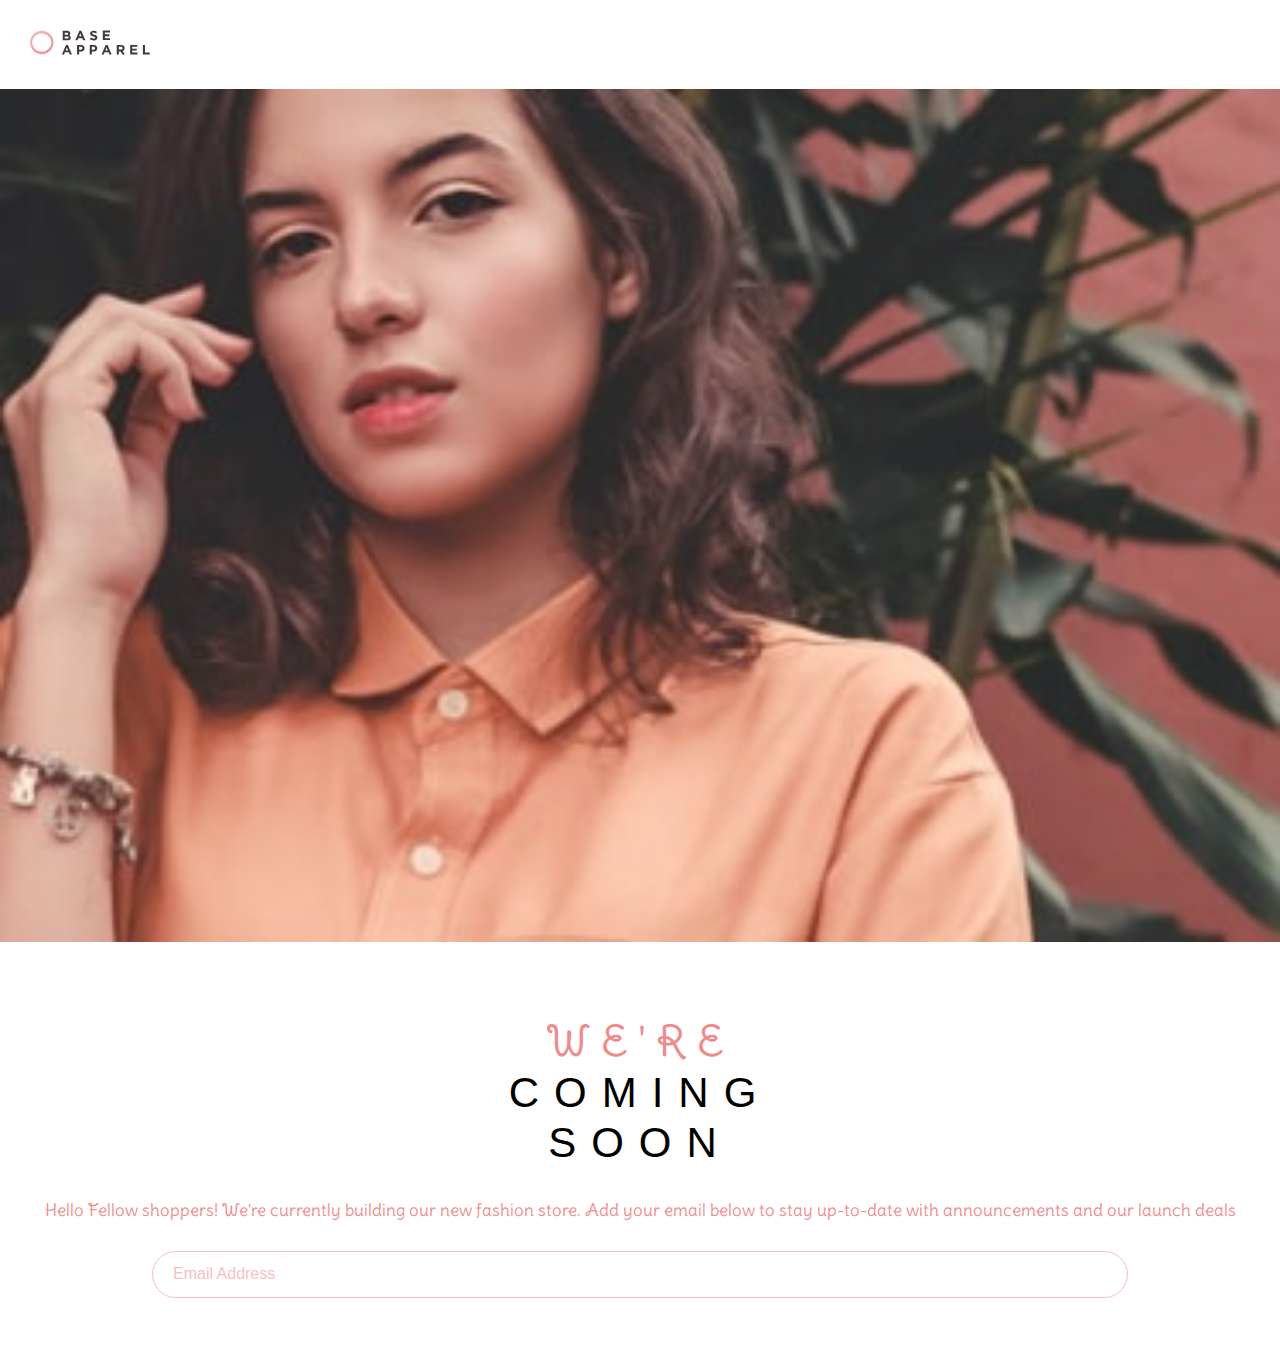
<file: base_apparel/index.html>
<!DOCTYPE html>
<html lang="en">
<head>
    <meta charset="UTF-8">
    <meta name="viewport" content="width=device-width, initial-scale=1.0">
    <link rel="stylesheet" href="style.css">
    <link rel="preconnect" href="https://fonts.googleapis.com">
    <link rel="preconnect" href="https://fonts.gstatic.com" crossorigin>
    <link href="https://fonts.googleapis.com/css2?family=Delius+Swash+Caps&display=swap" rel="stylesheet">
    <link rel="preconnect" href="https://fonts.googleapis.com">
    <link rel="preconnect" href="https://fonts.gstatic.com" crossorigin>
<link href="https://fonts.googleapis.com/css2?family=Delius+Swash+Caps&family=Josefin+Sans:ital,wght@0,100..700;1,100..700&display=swap" rel="stylesheet">
    <title>Base Apparel</title>
    <link rel="shortcut icon" href="favicon-32x32.png" type="image/x-icon">
</head>
<body>
    <div class="container">
        <div class="logo">
            <img src="logo.svg" alt="">
        </div>
        <div class="image">
            <img src="hero-mobile.jpg" class="mobile" alt="">
        </div>
        <div class="cta">
            <div class="mlogo">
                <img src="logo.svg" alt="">
            </div>
            <div class="text">
                <h1>
                    <span>WE'RE</span> <br> COMING <br> SOON
                </h1>
                <p>
                    Hello Fellow shoppers! We're currently building our new fashion store. Add your email below to stay up-to-date with announcements and our launch deals
                </p>
                <form action="#" method="post">
                    <input type="email" placeholder="Email Address" required>
                </form>
            </div>
        </div>
        <div class="image">
            <img src="hero-desktop.jpg" class="desktop" alt="">
        </div>
            
    </div>
</body>
</html>
</file>
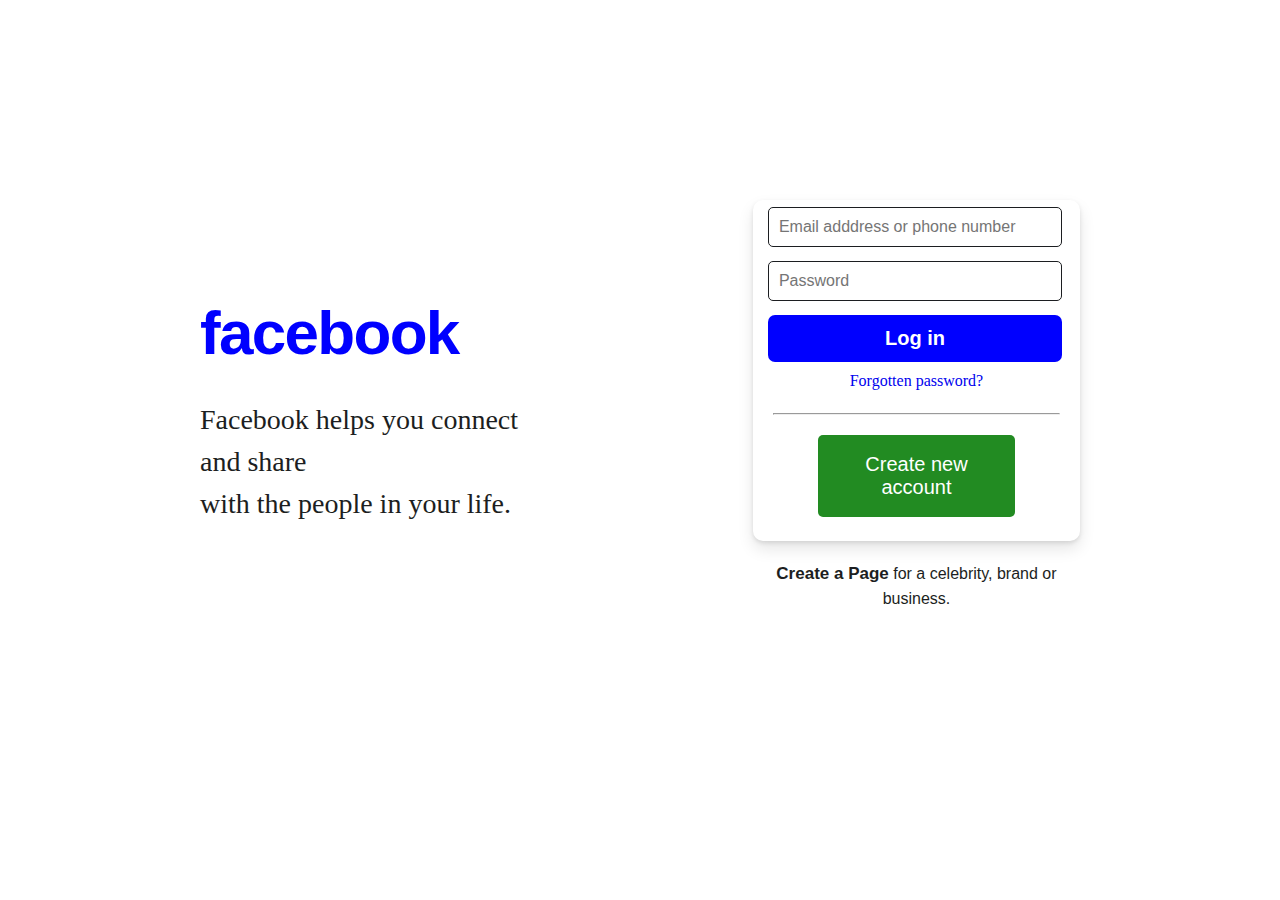
<file: Facebook_Landing_Page/index.html>
<!DOCTYPE html>
<html lang="en">
<head>
    <meta charset="UTF-8">
    <meta name="viewport" content="width=device-width, initial-scale=1.0">
    <title>Facebook - login or sign up</title>
    <link rel="shortcut icon" href="facebook.png" type="image/x-icon">
    <link rel="stylesheet" href="style.css">
</head>
<body>
    <div class="facebook_container">
        <div class="facebook">
            <div class="text">
                <h1>
                    facebook
                </h1>
                <p>
                    Facebook helps you connect and share
                    <br> with the people in your life.
                </p>
            </div>
            <div class="form">
                <form action="#" method="#">
                    <input type="text" placeholder="Email adddress or phone number">
                    <input type="password" placeholder="Password">
                    <button class="login">Log in</button>
                    <br>
                    <a href="https://web.facebook.com/login/identify/?ctx=recover&ars=facebook_login&from_login_screen=0">Forgotten password?</a>
                    <hr>
                    <button class="account">Create new account</button>
                    <br>
                </form>
                <p><span>Create a Page</span> for a celebrity, brand or business.</p>
            </div>
        </div>
    </div>
</body>
</html>
</file>
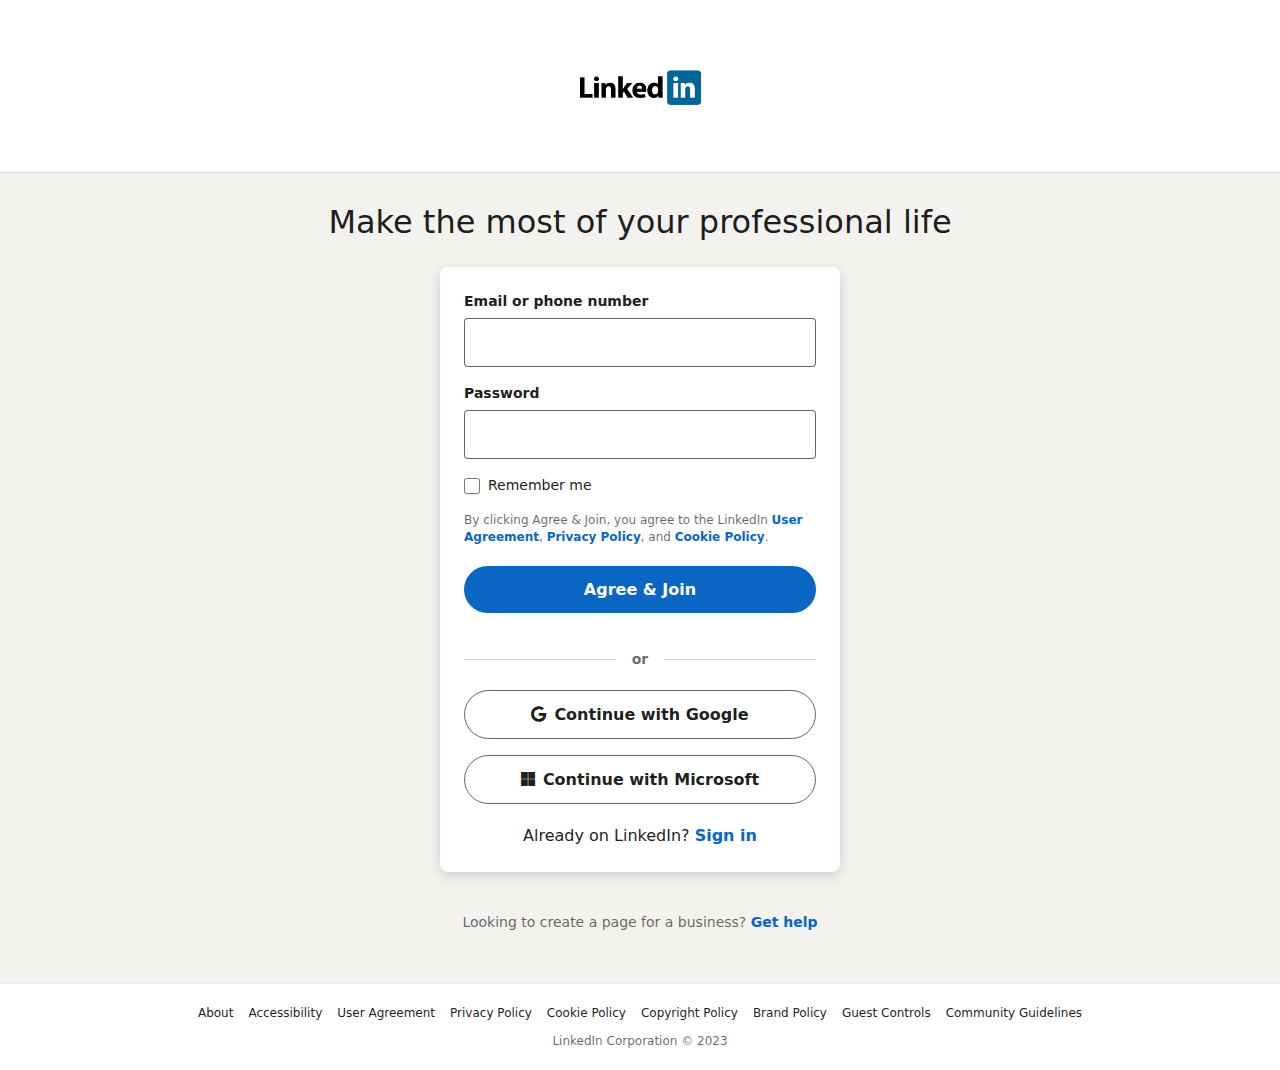
<file: Linkedin_Landing_Page/index.html>
<!DOCTYPE html>
<html lang="en">
<head>
    <meta charset="UTF-8">
    <meta name="viewport" content="width=device-width, initial-scale=1.0">
    <title>Linkedin: Log in or Sign Up</title>
    <link rel="shortcut icon" href="linkedin (2).png" type="image/x-icon">
    <link rel="stylesheet" href="https://cdnjs.cloudflare.com/ajax/libs/font-awesome/6.4.0/css/all.min.css">
    <link rel="stylesheet" href="style.css">
</head>
<body>
    <!-- <header>
        <nav>
            <div class="logo">
                <img src="linkedin (3).png" alt="logo">
            </div>
        </nav>
    </header>
    <main>
        <h1>Make the most of your professional life</h1>
        <form action="#" method="post">
            <label for="email">Email or phone number</label>
            <br>
            <input type="email">
            <br>
            <label for="password">Password</label>
            <br>
            <input type="password">
            <br>
            <div class="rem">
                <input type="checkbox">
                <h3>Remember me</h3>
            </div>
            <p>
                By clicking Agree & Join or Continue, you agree to the LinkedIn <br>
                <a href="#">User Agreement</a> <a href="#">Privacy Plicy</a> <a href="#">Cookie Policy</a>
            </p>
            <button>Agree & join</button>
            <h3>or</h3>
            <div class="google">
                <img src="" alt="">
                <a href="#">Continue with Google</a>
            </div>
            <div class="microsoft">
                <img src="" alt="">
                <a href="#">Continue with Microsoft</a>
            </div>
            <p>ALready on Linkedin? <a href="#">Sign in</a></p>
        </form>
        <h4>Looking to crete a page for a business? <a href="#">Get help</a></h4>
    </main> -->



    <header>
        <div class="logo">
            <img src="linkedin (3).png" alt="LinkedIn Logo">
        </div>
    </header>
    
    <main>
        <div class="container">
            <h1 class="page-title">Make the most of your professional life</h1>
            
            <div class="card">
                <form action="#" method="post">
                    <div class="form-group">
                        <label for="email">Email or phone number</label>
                        <input type="email" id="email" class="form-control" required>
                    </div>
                    
                    <div class="form-group">
                        <label for="password">Password</label>
                        <input type="password" id="password" class="form-control" required>
                    </div>
                    
                    <div class="checkbox-container">
                        <input type="checkbox" id="remember">
                        <label for="remember">Remember me</label>
                    </div>
                    
                    <p class="terms">
                        By clicking Agree & Join, you agree to the LinkedIn 
                        <a href="#" target="_blank">User Agreement</a>, 
                        <a href="#" target="_blank">Privacy Policy</a>, and 
                        <a href="#" target="_blank">Cookie Policy</a>.
                    </p>
                    
                    <button type="submit" class="btn btn-primary">Agree & Join</button>
                    
                    <div class="divider">
                        <span>or</span>
                    </div>
                    
                    <button type="button" class="btn btn-secondary">
                        <i class="fab fa-google"></i>
                        Continue with Google
                    </button>
                    
                    <button type="button" class="btn btn-secondary">
                        <i class="fab fa-microsoft"></i>
                        Continue with Microsoft
                    </button>
                </form>
                
                <p class="signin-prompt">
                    Already on LinkedIn? <a href="#">Sign in</a>
                </p>
            </div>
            
            <p class="business-help">
                Looking to create a page for a business? <a href="#">Get help</a>
            </p>
        </div>
    </main>
    
    <footer>
        <div class="footer-links">
            <a href="#">About</a>
            <a href="#">Accessibility</a>
            <a href="#">User Agreement</a>
            <a href="#">Privacy Policy</a>
            <a href="#">Cookie Policy</a>
            <a href="#">Copyright Policy</a>
            <a href="#">Brand Policy</a>
            <a href="#">Guest Controls</a>
            <a href="#">Community Guidelines</a>
        </div>
        <div>
            LinkedIn Corporation &copy; 2023
        </div>
    </footer>
</body>
</html>
</file>
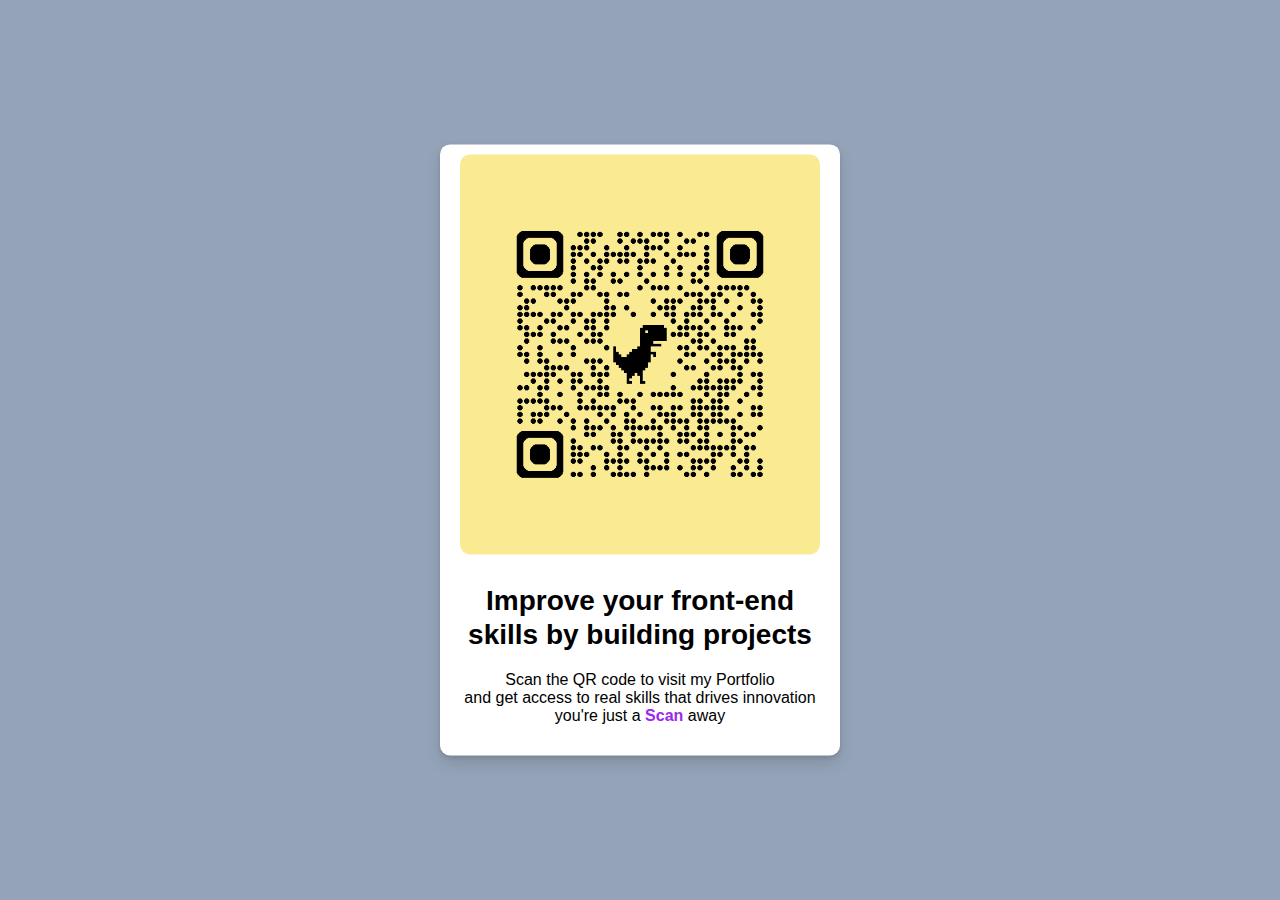
<file: qrcode/index.html>
<!DOCTYPE html>
<html lang="en">
<head>
    <meta charset="UTF-8">
    <meta name="viewport" content="width=device-width, initial-scale=1.0">
    <title>DM_Tech</title>
    <link rel="stylesheet" href="style.css">
</head>
<body>
        <div class="inner">
            <div class="scan">
                <img src="qrcode.png" alt="qrcode">
            </div>
            <div class="text">
                <h1>Improve your front-end <br> skills by building projects</h1>
                <p>Scan the QR code to visit my Portfolio <br> and get access to real skills that drives innovation<br> you're just a <span>Scan</span> away</p>
            </div>
        </div>
</body>
</html>
</file>
<file: base_apparel/style.css>
*{
    padding: 0;
    margin: 0;
    box-sizing: border-box;
}
body{
    background-color: #fff;
    color: #000;
    width: 100%;
}
.logo img{
    margin: 30px;
    width: 120px;
}
.image img{
    width: 100%;
}
.desktop{
    display: none;
}
.cta{
    margin: 70px 30px 40px;
}
.mlogo{
    display: none;
}
.cta h1{
    text-align: center;
    line-height: 1.2;
    font-size: 42px;
    font-weight: 150;
    letter-spacing: 15px;
    font-family: 'Trebuchet MS', 'Lucida Sans Unicode', 'Lucida Grande', 'Lucida Sans', Arial, sans-serif;
}
span{
    font-family: "Delius Swash Caps", cursive;
    font-weight: 300;
    font-style: normal;
    color:  hsl(0, 74%, 74%);
    letter-spacing: 10px;
}
.cta p{
    margin-top: 30px;
    color:  hsl(0, 74%, 74%);
    font-size: 17px;
    font-weight: lighter;
    text-align: center;
    font-family: "Delius Swash Caps", cursive;
}
input{
    display: flex;
    border: 1px solid hsl(0, 80%, 86%);
    border-radius: 25px;
    padding: 15px 20px;
    width: 80%;
    margin: 30px auto 60px;
}
input::placeholder{
    color: hsl(0, 80%, 86%);
    font-size: 16px;
    font-family: 'Segoe UI', Tahoma, Geneva, Verdana, sans-serif;
}
@media (min-width: 1440px){
    .container{
        display: flex;
        width: 100%;
        height: 100vh;
        width: auto;
        justify-content: space-between;
    }
    .logo{
        display: none;
    }
    .mobile{
        display: none;
    }
    .desktop{
        display: block;
        height: 100%;
        width: 60%;
    
    }
    .mlogo{
        display: block;
        margin-top: 70px;
    }
    .mlogo img{
        margin: 0;
    }
    .text{
        display: flex;
        flex-direction: column;
    }
    .cta{
        margin: 0;
        position: absolute;
        left: 10%;
    }
    .cta h1, .cta p{
        text-align: left;
    }
    .cta h1{
        padding-top: 90px;
        font-size: 60px;
    }
    .cta p{
        width: 40%;
        font-size: 20px;
    }
    input{
    border: 1px solid hsl(0, 80%, 86%);
    width: 40%;
    margin: 40px 0;
}
}
</file>
<file: Facebook_Landing_Page/style.css>
*{
    padding: 0;
    margin: 0;
    box-sizing: border-box;
}
body{
    color: #1c1e21;
    line-height: 1.5;
    background-color: #ffffff;
    height: 100%;
    width: 100%;
}
.facebook_container{
    margin: 200px;
}
.facebook{
    display: flex;
    gap: 200px;
    align-items: center;
    justify-content: center;
}

.text h1{
    color: blue;
    font-weight: 600;
    font-size: 62px;
    font-family: Arial, Helvetica, sans-serif;
    letter-spacing: -1.7px;
}
.text p{
    font-size: 28px;
    font-weight: 400;
    text-align: left;
    font-family: Cambria, Cochin, Georgia, Times, 'Times New Roman', serif;
}

.form{
    width: 400px;
}
form{
    box-shadow: 0 2px 4px #0000001a, 0 8px 16px #0000001a;
    border-radius: 10px;
    margin: 0 auto
}
.form input{
    padding: 10px;
    width: 90%;
    margin:7px 15px;
    border: 0.3px solid #1c1e21;
    border-radius: 5px;
    font-size: 16px;
}
button{
    width: 90%;
}
.login{
    color: white;
    background-color: blue;
    border-radius: 7px;
    padding: 12px;
    margin: 7px 15px;
    border: none;
    font-size: 20px;
    font-weight: 700;
}

a{
    text-decoration: none;
    display: flex;
    align-items: center;
    justify-content: center;
}
.account{
    display: flex;
    width: 60%;
    padding: 18px;
    font-size: 20px;
    background-color: forestgreen;
    color: white;
    border: none;
    border-radius: 5px;
    margin: 0 auto;
    align-items: center;
    justify-content: center;
}
hr{
    margin: 20px;
    color: #1c1e21;
}
p{
    margin-top: 20px;
    text-align: center;
    font-family: 'Segoe UI', Tahoma, Geneva, Verdana, sans-serif;
}
span{
    font-weight: bold;
    font-size: 17px;
}
</file>
<file: Linkedin_Landing_Page/style.css>
/* *{
    padding: 0;
    margin: 0;
    box-sizing: border-box;
}
body{
    background-color: #F3F6F8;
    color: #000;
    height: 100%;
    width: 100%;
    display: inline-block;
    justify-items: center;
}
nav{
    margin-left: -400px;
}
.logo img{
    width: 120px;
}
main h1{
    font-weight: 400;
    font-family: 'Segoe UI', Tahoma, Geneva, Verdana, sans-serif;
    font-size: 25px;
}
form{
    box-shadow: 0 2px 4px #0000001a, 0 8px 16px #0000001a;
    width: 320px;
    height: 380px;
    margin: 20px auto 10px;
    
}
input{
    width: 80%;
    border-radius: 5px;
    border: 0.5px solid #000;
    height: 25px;
}
.rem{
    display: flex;
    align-items: center;
    font-size: 12px;
    font-weight: 20;
    
}
.rem input{
    height: 15px;
} */

 * {
            padding: 0;
            margin: 0;
            box-sizing: border-box;
            font-family: -apple-system, system-ui, BlinkMacSystemFont, 'Segoe UI', Roboto, 'Helvetica Neue', 'Fira Sans', Ubuntu, Oxygen, 'Oxygen Sans', Cantarell, 'Droid Sans', 'Apple Color Emoji', 'Segoe UI Emoji', 'Segoe UI Symbol', 'Lucida Grande', Helvetica, Arial, sans-serif;
        }

        body {
            background-color: #f3f2ef;
            color: rgba(0,0,0,0.9);
            min-height: 100vh;
            display: flex;
            flex-direction: column;
            line-height: 1.5;
        }

        header {
            padding: 20px 0 10px;
            display: flex;
            justify-content: center;
            background-color: #fff;
            box-shadow: 0 0 0 1px rgba(0,0,0,0.1);
        }

        .logo img {
            width: 135px;
            height: auto;
        }

        main {
            flex: 1;
            display: flex;
            flex-direction: column;
            align-items: center;
            padding: 30px 20px 50px;
        }

        .container {
            display: flex;
            flex-direction: column;
            align-items: center;
            max-width: 1120px;
            width: 100%;
        }

        .page-title {
            font-size: 32px;
            font-weight: 200;
            color: rgba(0,0,0,0.9);
            margin-bottom: 25px;
            text-align: center;
            line-height: 1.25;
        }

        .card {
            background-color: #fff;
            border-radius: 8px;
            box-shadow: 0 4px 12px rgba(0,0,0,0.15);
            padding: 24px;
            width: 100%;
            max-width: 400px;
            margin-bottom: 20px;
        }

        .form-group {
            margin-bottom: 16px;
        }

        label {
            display: block;
            font-size: 14px;
            font-weight: 600;
            color: rgba(0,0,0,0.9);
            margin-bottom: 6px;
        }

        .form-control {
            width: 100%;
            padding: 14px;
            font-size: 16px;
            border: 1px solid rgba(0,0,0,0.6);
            border-radius: 4px;
            transition: border-color 0.15s;
        }

        .form-control:focus {
            outline: none;
            border-color: #0a66c2;
            box-shadow: 0 0 0 2px rgba(14, 118, 168, 0.2);
        }

        .checkbox-container {
            display: flex;
            align-items: center;
            margin-bottom: 16px;
        }

        .checkbox-container input {
            width: 16px;
            height: 16px;
            margin-right: 8px;
        }

        .checkbox-container label {
            font-size: 14px;
            font-weight: 400;
            margin-bottom: 0;
            cursor: pointer;
        }

        .terms {
            font-size: 12px;
            color: rgba(0,0,0,0.6);
            margin-bottom: 20px;
            line-height: 1.4;
        }

        .terms a {
            color: #0a66c2;
            font-weight: 600;
            text-decoration: none;
        }

        .terms a:hover {
            text-decoration: underline;
            color: #004182;
        }

        .btn {
            width: 100%;
            padding: 14px;
            font-size: 16px;
            font-weight: 600;
            border: none;
            border-radius: 28px;
            cursor: pointer;
            transition: background-color 0.2s;
            margin-bottom: 16px;
        }

        .btn-primary {
            background-color: #0a66c2;
            color: white;
        }

        .btn-primary:hover {
            background-color: #004182;
        }

        .divider {
            display: flex;
            align-items: center;
            width: 100%;
            margin: 20px 0;
        }

        .divider::before, .divider::after {
            content: "";
            flex: 1;
            height: 1px;
            background-color: rgba(0,0,0,0.15);
        }

        .divider span {
            padding: 0 16px;
            font-size: 14px;
            color: rgba(0,0,0,0.6);
            font-weight: 600;
        }

        .btn-secondary {
            background-color: transparent;
            border: 1px solid rgba(0,0,0,0.6);
            color: rgba(0,0,0,0.9);
            display: flex;
            justify-content: center;
            align-items: center;
            gap: 8px;
        }

        .btn-secondary:hover {
            background-color: rgba(0,0,0,0.04);
            border-color: rgba(0,0,0,0.9);
        }

        .btn-secondary img {
            width: 18px;
            height: 18px;
        }

        .signin-prompt {
            text-align: center;
            margin-top: 20px;
            font-size: 16px;
        }

        .signin-prompt a {
            color: #0a66c2;
            font-weight: 600;
            text-decoration: none;
        }

        .signin-prompt a:hover {
            text-decoration: underline;
        }

        .business-help {
            text-align: center;
            margin-top: 20px;
            font-size: 14px;
            color: rgba(0,0,0,0.6);
        }

        .business-help a {
            color: #0a66c2;
            font-weight: 600;
            text-decoration: none;
        }

        .business-help a:hover {
            text-decoration: underline;
        }

        footer {
            background-color: #fff;
            padding: 20px;
            text-align: center;
            border-top: 1px solid rgba(0,0,0,0.08);
            font-size: 12px;
            color: rgba(0,0,0,0.6);
        }

        .footer-links {
            display: flex;
            justify-content: center;
            flex-wrap: wrap;
            gap: 15px;
            margin-bottom: 10px;
        }

        .footer-links a {
            color: rgba(0,0,0,0.9);
            text-decoration: none;
        }

        .footer-links a:hover {
            text-decoration: underline;
            color: #0a66c2;
        }

        @media (max-width: 768px) {
            .page-title {
                font-size: 24px;
            }
            
            .card {
                padding: 20px;
                max-width: 100%;
            }
            
            header {
                padding: 15px 0;
            }
        }
</file>
<file: qrcode/style.css>
*{
    padding: 0;
    margin: 0;
    box-sizing: border-box;
}
body{
    background-color: #94A3B8;
    width: 100%;
    justify-content: center;
    min-height: 100vh;
}

.inner{
    display: flex;
    flex-direction: column;
    align-items: center;
    box-shadow: 0 2px 4px #0000001a, 0 8px 16px #0000001a;
    width: 400px;
    background-color: #ffffff;
    border-radius: 10px;
    position: absolute;
    top: 50%;
    left: 50%;
    transform: translate(-50%, -50%);
}
.scan{
    margin-top: 10px;
    background-color: #FAEB92;
    width: 360px;
    height: 400px;
    border-radius: 10px;
}
.scan img{
    width: 300px;
    position: relative;
    top: 50%;
    left: 50%;
    transform: translate(-50%, -50%);
}
.text{
    margin: 30px 0;
    padding: 0 5px;
    font-family: 'Segoe UI', Tahoma, Geneva, Verdana, sans-serif;
    text-align: center;
}
.text h1{
    font-size: 28px;
    line-height: 1.2;
    font-weight: 650;
}
.text p{
    padding-top: 20px;
    font-size: 16px;
    font-weight: 400;
}

span{
    color: #9929EA;
    font-weight: 600;
    font-family: Arial, Helvetica, sans-serif;
}
@media (max-width: 768px){
    .inner{
        max-width: 360px;
    }
    .scan{
        max-width: 340px;
    }
    .text{
        padding: 0 10px;
    }
    .text h1{
        font-size: 26px;
    }
    .text p{
        font-size: 14px;
    }
}
</file>
